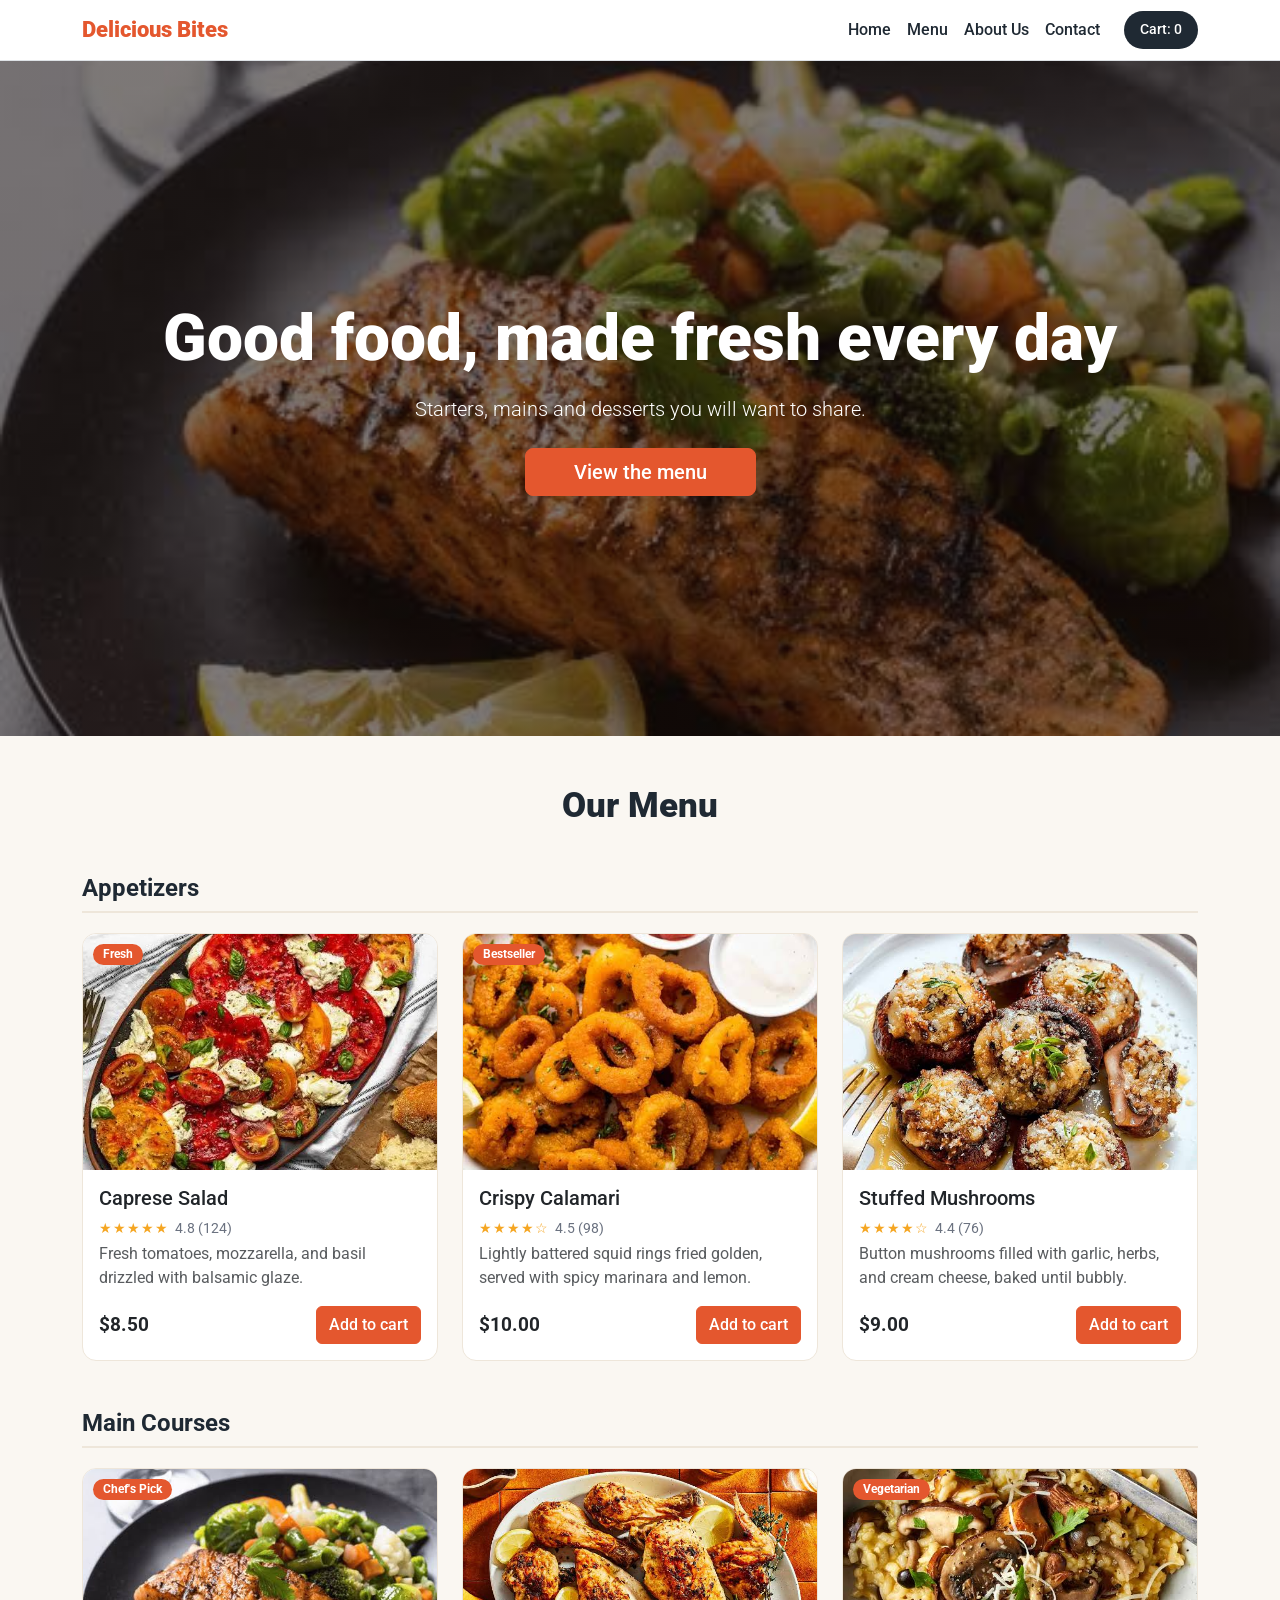
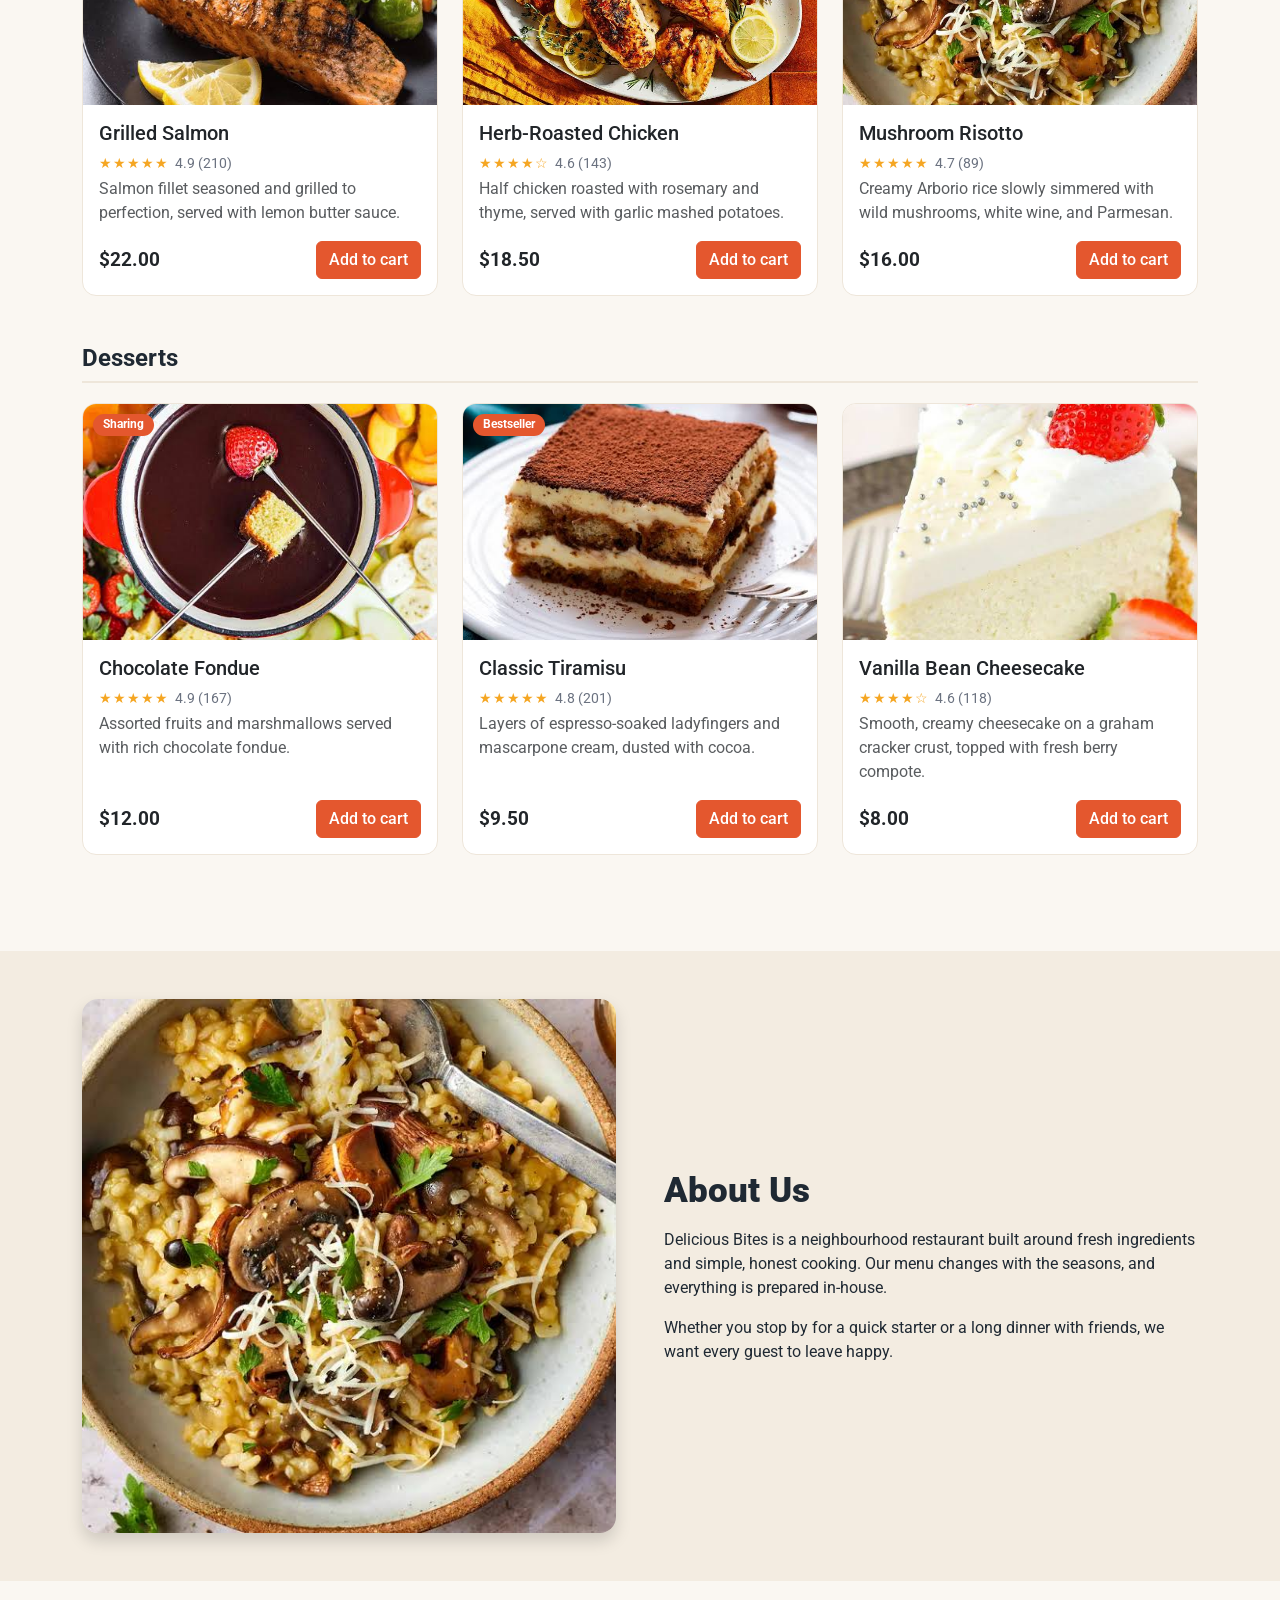
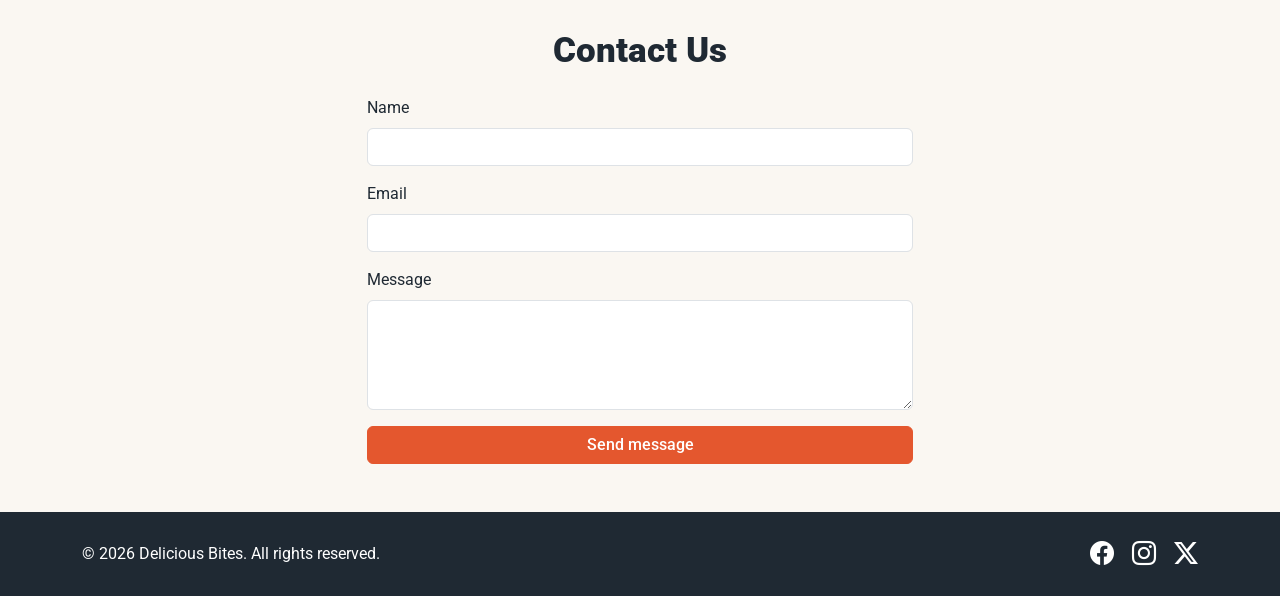
<file: index.html>
<!DOCTYPE html>
<html lang="en">
<head>
  <meta charset="UTF-8">
  <meta name="viewport" content="width=device-width, initial-scale=1">
  <title>Delicious Bites</title>
  <link href="https://cdn.jsdelivr.net/npm/bootstrap@5.3.3/dist/css/bootstrap.min.css" rel="stylesheet">
  <link href="https://cdn.jsdelivr.net/npm/bootstrap-icons@1.11.3/font/bootstrap-icons.min.css" rel="stylesheet">
  <link href="https://fonts.googleapis.com/css2?family=Roboto:wght@300;400;500;700;900&display=swap" rel="stylesheet">
  <link href="styles.css" rel="stylesheet">
</head>
<body>

  <!-- Header / Navbar -->
  <nav class="navbar navbar-expand-lg bg-white border-bottom sticky-top">
    <div class="container">
      <a class="navbar-brand logo" href="#home">Delicious Bites</a>
      <span class="cart ms-auto ms-lg-3 me-3 me-lg-0 order-lg-last">Cart: <span id="count">0</span></span>
      <button class="navbar-toggler" type="button" data-bs-toggle="collapse" data-bs-target="#mainNav" aria-controls="mainNav" aria-expanded="false" aria-label="Toggle navigation">
        <span class="navbar-toggler-icon"></span>
      </button>
      <div class="collapse navbar-collapse" id="mainNav">
        <ul class="navbar-nav ms-auto">
          <li class="nav-item"><a class="nav-link" href="#home">Home</a></li>
          <li class="nav-item"><a class="nav-link" href="#menu">Menu</a></li>
          <li class="nav-item"><a class="nav-link" href="#about">About Us</a></li>
          <li class="nav-item"><a class="nav-link" href="#contact">Contact</a></li>
        </ul>
      </div>
    </div>
  </nav>

  <!-- Hero -->
  <header class="hero d-flex align-items-center justify-content-center text-center text-white" id="home">
    <div class="container">
      <h1 class="display-3 fw-black mb-3">Good food, made fresh every day</h1>
      <p class="lead mb-4">Starters, mains and desserts you will want to share.</p>
      <a href="#menu" class="btn btn-brand btn-lg px-5">View the menu</a>
    </div>
  </header>

  <!-- Menu -->
  <section class="py-5" id="menu">
    <div class="container">
      <h2 class="section-title text-center mb-5">Our Menu</h2>
      <h3 class="category-title" id="appetizers">Appetizers</h3>
      <div class="row g-4 mb-5">
        <div class="col-12 col-md-6 col-lg-4">
          <div class="card menu-card h-100">
            <span class="badge item-badge">Fresh</span>
            <img src="images/caprese-salad.webp" class="card-img-top item-photo" alt="Caprese Salad">
            <div class="card-body d-flex flex-column">
              <h4 class="h5 card-title">Caprese Salad</h4>
              <div class="rating mb-1">★★★★★<span class="rating-count">4.8 (124)</span></div>
              <p class="card-text text-muted">Fresh tomatoes, mozzarella, and basil drizzled with balsamic glaze.</p>
              <div class="d-flex justify-content-between align-items-center mt-auto">
                <span class="price">$8.50</span>
                <button type="button" class="btn btn-brand btn-add">Add to cart</button>
              </div>
            </div>
          </div>
        </div>
        <div class="col-12 col-md-6 col-lg-4">
          <div class="card menu-card h-100">
            <span class="badge item-badge">Bestseller</span>
            <img src="images/crispy-calamari.jpeg" class="card-img-top item-photo" alt="Crispy Calamari">
            <div class="card-body d-flex flex-column">
              <h4 class="h5 card-title">Crispy Calamari</h4>
              <div class="rating mb-1">★★★★☆<span class="rating-count">4.5 (98)</span></div>
              <p class="card-text text-muted">Lightly battered squid rings fried golden, served with spicy marinara and lemon.</p>
              <div class="d-flex justify-content-between align-items-center mt-auto">
                <span class="price">$10.00</span>
                <button type="button" class="btn btn-brand btn-add">Add to cart</button>
              </div>
            </div>
          </div>
        </div>
        <div class="col-12 col-md-6 col-lg-4">
          <div class="card menu-card h-100">
            <img src="images/stuffed-mushrooms.jpeg" class="card-img-top item-photo" alt="Stuffed Mushrooms">
            <div class="card-body d-flex flex-column">
              <h4 class="h5 card-title">Stuffed Mushrooms</h4>
              <div class="rating mb-1">★★★★☆<span class="rating-count">4.4 (76)</span></div>
              <p class="card-text text-muted">Button mushrooms filled with garlic, herbs, and cream cheese, baked until bubbly.</p>
              <div class="d-flex justify-content-between align-items-center mt-auto">
                <span class="price">$9.00</span>
                <button type="button" class="btn btn-brand btn-add">Add to cart</button>
              </div>
            </div>
          </div>
        </div>
      </div>
      <h3 class="category-title" id="main-courses">Main Courses</h3>
      <div class="row g-4 mb-5">
        <div class="col-12 col-md-6 col-lg-4">
          <div class="card menu-card h-100">
            <span class="badge item-badge">Chef's Pick</span>
            <img src="images/grilled-salmon.jpeg" class="card-img-top item-photo" alt="Grilled Salmon">
            <div class="card-body d-flex flex-column">
              <h4 class="h5 card-title">Grilled Salmon</h4>
              <div class="rating mb-1">★★★★★<span class="rating-count">4.9 (210)</span></div>
              <p class="card-text text-muted">Salmon fillet seasoned and grilled to perfection, served with lemon butter sauce.</p>
              <div class="d-flex justify-content-between align-items-center mt-auto">
                <span class="price">$22.00</span>
                <button type="button" class="btn btn-brand btn-add">Add to cart</button>
              </div>
            </div>
          </div>
        </div>
        <div class="col-12 col-md-6 col-lg-4">
          <div class="card menu-card h-100">
            <img src="images/herb-roasted-chicken.jpeg" class="card-img-top item-photo" alt="Herb-Roasted Chicken">
            <div class="card-body d-flex flex-column">
              <h4 class="h5 card-title">Herb-Roasted Chicken</h4>
              <div class="rating mb-1">★★★★☆<span class="rating-count">4.6 (143)</span></div>
              <p class="card-text text-muted">Half chicken roasted with rosemary and thyme, served with garlic mashed potatoes.</p>
              <div class="d-flex justify-content-between align-items-center mt-auto">
                <span class="price">$18.50</span>
                <button type="button" class="btn btn-brand btn-add">Add to cart</button>
              </div>
            </div>
          </div>
        </div>
        <div class="col-12 col-md-6 col-lg-4">
          <div class="card menu-card h-100">
            <span class="badge item-badge">Vegetarian</span>
            <img src="images/mushroom-risotto.jpeg" class="card-img-top item-photo" alt="Mushroom Risotto">
            <div class="card-body d-flex flex-column">
              <h4 class="h5 card-title">Mushroom Risotto</h4>
              <div class="rating mb-1">★★★★★<span class="rating-count">4.7 (89)</span></div>
              <p class="card-text text-muted">Creamy Arborio rice slowly simmered with wild mushrooms, white wine, and Parmesan.</p>
              <div class="d-flex justify-content-between align-items-center mt-auto">
                <span class="price">$16.00</span>
                <button type="button" class="btn btn-brand btn-add">Add to cart</button>
              </div>
            </div>
          </div>
        </div>
      </div>
      <h3 class="category-title" id="desserts">Desserts</h3>
      <div class="row g-4 mb-5">
        <div class="col-12 col-md-6 col-lg-4">
          <div class="card menu-card h-100">
            <span class="badge item-badge">Sharing</span>
            <img src="images/chocolate-fondue.jpeg" class="card-img-top item-photo" alt="Chocolate Fondue">
            <div class="card-body d-flex flex-column">
              <h4 class="h5 card-title">Chocolate Fondue</h4>
              <div class="rating mb-1">★★★★★<span class="rating-count">4.9 (167)</span></div>
              <p class="card-text text-muted">Assorted fruits and marshmallows served with rich chocolate fondue.</p>
              <div class="d-flex justify-content-between align-items-center mt-auto">
                <span class="price">$12.00</span>
                <button type="button" class="btn btn-brand btn-add">Add to cart</button>
              </div>
            </div>
          </div>
        </div>
        <div class="col-12 col-md-6 col-lg-4">
          <div class="card menu-card h-100">
            <span class="badge item-badge">Bestseller</span>
            <img src="images/classic-tiramisu.jpeg" class="card-img-top item-photo" alt="Classic Tiramisu">
            <div class="card-body d-flex flex-column">
              <h4 class="h5 card-title">Classic Tiramisu</h4>
              <div class="rating mb-1">★★★★★<span class="rating-count">4.8 (201)</span></div>
              <p class="card-text text-muted">Layers of espresso-soaked ladyfingers and mascarpone cream, dusted with cocoa.</p>
              <div class="d-flex justify-content-between align-items-center mt-auto">
                <span class="price">$9.50</span>
                <button type="button" class="btn btn-brand btn-add">Add to cart</button>
              </div>
            </div>
          </div>
        </div>
        <div class="col-12 col-md-6 col-lg-4">
          <div class="card menu-card h-100">
            <img src="images/vanilla-bean-cheesecake.jpeg" class="card-img-top item-photo" alt="Vanilla Bean Cheesecake">
            <div class="card-body d-flex flex-column">
              <h4 class="h5 card-title">Vanilla Bean Cheesecake</h4>
              <div class="rating mb-1">★★★★☆<span class="rating-count">4.6 (118)</span></div>
              <p class="card-text text-muted">Smooth, creamy cheesecake on a graham cracker crust, topped with fresh berry compote.</p>
              <div class="d-flex justify-content-between align-items-center mt-auto">
                <span class="price">$8.00</span>
                <button type="button" class="btn btn-brand btn-add">Add to cart</button>
              </div>
            </div>
          </div>
        </div>
      </div>
    </div>
  </section>

  <!-- About Us -->
  <section class="py-5 bg-cream" id="about">
    <div class="container">
      <div class="row align-items-center g-5">
        <div class="col-md-6">
          <img src="images/mushroom-risotto.jpeg" class="img-fluid rounded-4 shadow" alt="Mushroom risotto from our kitchen">
        </div>
        <div class="col-md-6">
          <h2 class="section-title mb-3">About Us</h2>
          <p>Delicious Bites is a neighbourhood restaurant built around fresh ingredients and simple, honest cooking. Our menu changes with the seasons, and everything is prepared in-house.</p>
          <p class="mb-0">Whether you stop by for a quick starter or a long dinner with friends, we want every guest to leave happy.</p>
        </div>
      </div>
    </div>
  </section>

  <!-- Contact -->
  <section class="py-5" id="contact">
    <div class="container">
      <div class="row justify-content-center">
        <div class="col-md-8 col-lg-6">
          <h2 class="section-title text-center mb-4">Contact Us</h2>
          <form class="needs-validation" novalidate>
            <div class="mb-3">
              <label for="name" class="form-label">Name</label>
              <input type="text" class="form-control" id="name" required>
              <div class="invalid-feedback">Please enter your name.</div>
            </div>
            <div class="mb-3">
              <label for="email" class="form-label">Email</label>
              <input type="email" class="form-control" id="email" required>
              <div class="invalid-feedback">Please enter a valid email address.</div>
            </div>
            <div class="mb-3">
              <label for="message" class="form-label">Message</label>
              <textarea class="form-control" id="message" rows="4" required></textarea>
              <div class="invalid-feedback">Please write a message.</div>
            </div>
            <button type="submit" class="btn btn-brand w-100">Send message</button>
            <div class="alert alert-success mt-3 d-none" id="formSuccess" role="alert">Thanks! We will get back to you soon.</div>
          </form>
        </div>
      </div>
    </div>
  </section>

  <!-- Footer -->
  <footer class="site-footer text-white py-4">
    <div class="container d-flex flex-column flex-md-row justify-content-between align-items-center gap-2">
      <p class="mb-0">&copy; 2026 Delicious Bites. All rights reserved.</p>
      <div class="social fs-4">
        <a href="#" aria-label="Facebook"><i class="bi bi-facebook"></i></a>
        <a href="#" aria-label="Instagram"><i class="bi bi-instagram"></i></a>
        <a href="#" aria-label="X"><i class="bi bi-twitter-x"></i></a>
      </div>
    </div>
  </footer>

  <script src="https://cdn.jsdelivr.net/npm/bootstrap@5.3.3/dist/js/bootstrap.bundle.min.js"></script>
  <script>
    var count = 0;
    document.querySelectorAll(".btn-add").forEach(function (b) {
      b.addEventListener("click", function () {
        count++;
        document.getElementById("count").textContent = count;
      });
    });
    document.querySelectorAll(".needs-validation").forEach(function (form) {
      form.addEventListener("submit", function (e) {
        e.preventDefault();
        if (form.checkValidity()) {
          document.getElementById("formSuccess").classList.remove("d-none");
          form.reset();
          form.classList.remove("was-validated");
        } else {
          form.classList.add("was-validated");
        }
      });
    });
  </script>
</body>
</html>
</file>
<file: styles.css>
:root {
  --ink: #1f2933;
  --muted: #6b7280;
  --brand: #e4572e;
  --brand-dark: #c74421;
  --cream: #faf7f2;
  --line: #eee6da;
}

html { scroll-behavior: smooth; }
body { font-family: 'Roboto', sans-serif; background: var(--cream); color: var(--ink); }
section[id], .category-title { scroll-margin-top: 80px; }

.bg-cream { background: #f3ece1; }
.fw-black { font-weight: 900; }

/* Navbar */
.logo { font-weight: 900; font-size: 1.4rem; color: var(--brand); }
.navbar .nav-link { font-weight: 500; color: var(--ink); }
.navbar .nav-link:hover { color: var(--brand); }
.cart { background: var(--ink); color: #fff; border-radius: 999px; padding: 8px 16px; font-size: .9rem; font-weight: 500; white-space: nowrap; }

/* Hero */
.hero {
  min-height: 75vh;
  background:
    linear-gradient(rgba(20, 12, 8, 0.55), rgba(20, 12, 8, 0.55)),
    url('images/grilled-salmon.jpeg') center / cover no-repeat;
}

/* Buttons */
.btn-brand {
  --bs-btn-color: #fff;
  --bs-btn-bg: var(--brand);
  --bs-btn-border-color: var(--brand);
  --bs-btn-hover-color: #fff;
  --bs-btn-hover-bg: var(--brand-dark);
  --bs-btn-hover-border-color: var(--brand-dark);
  --bs-btn-active-bg: var(--brand-dark);
  --bs-btn-active-border-color: var(--brand-dark);
  font-weight: 500;
}

/* Menu */
.section-title { font-weight: 900; font-size: 2.2rem; }
.category-title { font-weight: 700; font-size: 1.5rem; padding-bottom: 8px; margin-bottom: 20px; border-bottom: 2px solid var(--line); }

.menu-card { position: relative; border: 1px solid var(--line); border-radius: 14px; overflow: hidden; transition: transform .15s, box-shadow .15s; }
.menu-card:hover { transform: translateY(-4px); box-shadow: 0 10px 24px rgba(0, 0, 0, .08); }
.item-photo { aspect-ratio: 3 / 2; object-fit: cover; }
.item-badge { position: absolute; top: 10px; left: 10px; background: var(--brand); font-size: .72rem; font-weight: 700; border-radius: 999px; padding: 5px 10px; }
.rating { color: #f5a623; font-size: .85rem; letter-spacing: 1px; }
.rating-count { color: var(--muted); letter-spacing: 0; margin-left: 6px; }
.price { font-size: 1.2rem; font-weight: 700; }

/* Form */
.form-control:focus { border-color: var(--brand); box-shadow: 0 0 0 .2rem rgba(228, 87, 46, .25); }

/* Footer */
.site-footer { background: var(--ink); }
.social a { color: #fff; margin-left: .75rem; text-decoration: none; }
.social a:hover { color: var(--brand); }

@media (prefers-reduced-motion: reduce) {
  html { scroll-behavior: auto; }
  * { transition: none !important; }
}
</file>
